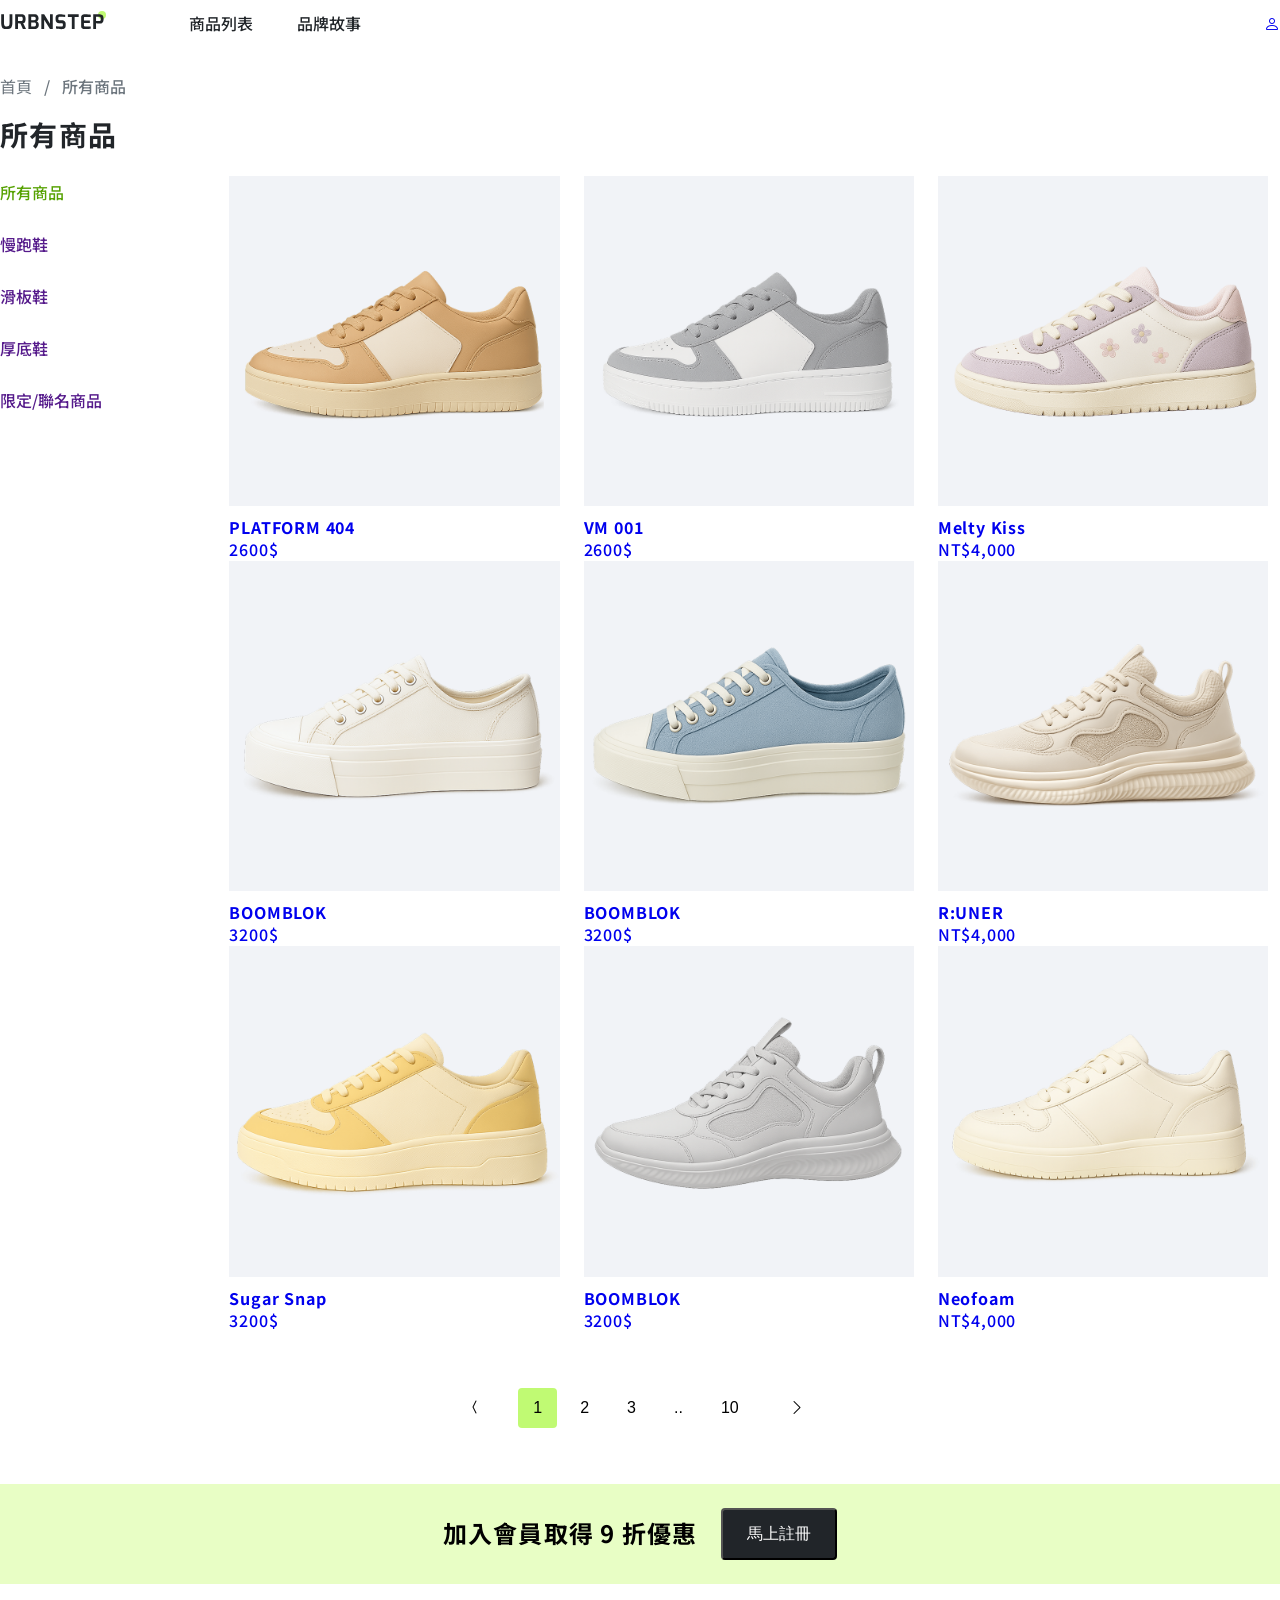
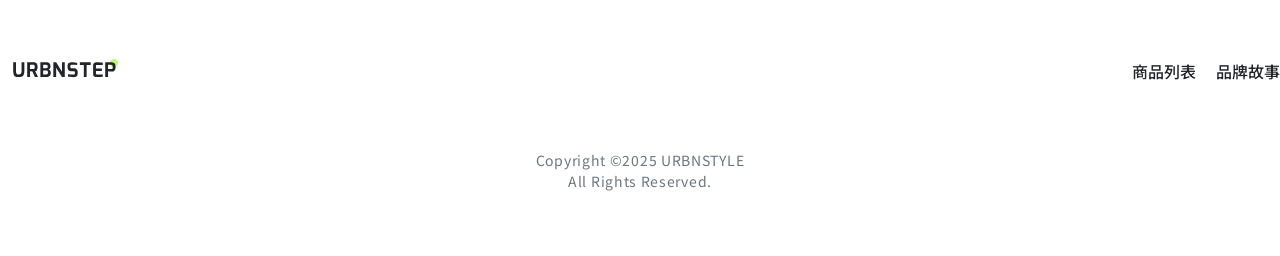
<file: 02/index.html>
<!DOCTYPE html>
<html lang="en">
<head>
    <meta charset="UTF-8">
    <meta name="viewport" content="width=device-width, initial-scale=1.0">
    <link rel="stylesheet" href="https://cdn.jsdelivr.net/npm/bootstrap-icons@1.13.1/font/bootstrap-icons.min.css">
    <link rel="preconnect" href="https://fonts.googleapis.com">
    <link rel="preconnect" href="https://fonts.gstatic.com" crossorigin>
    <link href="https://fonts.googleapis.com/css2?family=Noto+Sans+TC:wght@400;500;700&display=swap" rel="stylesheet">
    <link rel="stylesheet" href="AllStyle.css">
    <link rel="stylesheet" href="Product.css">
    <title>Document</title>
</head>
<body>
    <!-- URbnstep 商品列表 品牌故事 -->
    <nav class="container mb-32">
        <div class="row align-center ">
            <img class="me-60" src="img/logo.svg" alt="Urbnstep Logo">
            <ul class="d-flex gp-20 fw-500">
                <li><a href="index.html" class="px-12 text-primary">商品列表</a></li>
                <li><a href="" class="px-12 text-primary">品牌故事</a></li>
            </ul>
            <a href="#" class="ms-auto p-12"><i class="bi bi-person"></i></a>



        </div>


    </nav>

<!-- 首頁 所有商品 -->
 <nav class="container mb-24">
     <ol class="text-secondary d-flex">
         <li class="breadcrumb-item">首頁</li>
         <li class="breadcrumb-item fw-500">所有商品</li>
     </ol>

 </nav>

 
 <!-- 所有商品 -->
<div class="container mb-24">
            <h3 class="h3 fw-700 text-primary">所有商品</h3>
</div>


<main class="container">
        <!-- 所有商品列表&商品卡片 -->
        <div class="row mb-48">
            <!-- 商品列表 -->
            <div class="col-2 category fw-500">
             <ul>
                <li class="text-highlight">所有商品</li>
                <li><a href="">慢跑鞋</a> </li>
                <li><a href="">滑板鞋</a></li>
                <li><a href="">厚底鞋</a></li>
                <li><a href="">限定/聯名商品</a></li>
             </ul>

            </div>
            <!-- 商品卡片 -->
            <ul class="col-10 d-flex wrap">
                <!-- row1 -->
                <li class="product-item-3">
                    <a class="product-card" href="products.html">
                      <img  src="img/product-1.png" alt="PLATFORM 404">
                      <h6 class="h6 fw-700">PLATFORM 404</h6>
                      <p class="md fw-500">2600$</p>
                    </a>

                
                </li>

                <li class="product-item-3">
                    <a class="product-card" href="products.html">
                        <img src="img/product-2.png" alt="">
                        <h6 class="h6 fw-700">VM 001</h6>
                        <p class="md fw-500">2600$</p>

                    </a>
                    
                </li>

                 <li class="product-item-3">
                    <a class="product-card" href="products.html">
                        <img src="img/product-3.png" alt="">
                        <h6 class="h6 fw-700">Melty Kiss</h6>
                         <p class="md fw-500">NT$4,000</p>

                    </a>
                    

                 </li>
                 
                <!-- row2 -->
                <li class="product-item-3">
                    <a class="product-card" href="products.html">
                        <img  src="img/product-4.png" alt="PLATFORM 404">
                        <h6 class="h6 fw-700">BOOMBLOK</h6>
                        <p class="md fw-500">3200$</p>

                    </a>
                    
                
                </li>

                <li class="product-item-3">
                    <a class="product-card" href="products.html">
                        <img src="img/product-5.png" alt="BOOMBLOK">
                        <h6 class="h6 fw-700">BOOMBLOK</h6>
                        <p class="md fw-500">3200$</p>

                    </a>
                    

                </li>

                 <li class="product-item-3">
                    <a class="product-card" href="products.html">
                        <img src="img/product-6.png" alt="R:UNER">
                        <h6 class="h6 fw-700">R:UNER</h6>
                        <p class="md fw-500">NT$4,000</p>

                    </a>
                    

                 </li>
                 
                 <!-- row3 -->
                <li class="product-item-3">
                    <a class="product-card" href="products.html">

                        <img  src="img/product-7.png" alt="Sugar Snap">
                        <h6 class="h6 fw-700">Sugar Snap</h6>
                        <p class="md fw-500">3200$</p>
                    </a>
                    
                
                </li>

                <li class="product-item-3">
                   <a class="product-card" href="products.html">
                     <img src="img/product-8.png" alt="">
                     <h6 class="h6 fw-700">BOOMBLOK</h6>
                    <p class="md fw-500">3200$</p>
                   </a> 
                    

                </li>

                 <li class="product-item-3">
                   <a class="product-card" href="products.html">
                     <img src="img/product-9.png" alt="Neofoam">
                     <h6 class="h6 fw-700">Neofoam</h6>
                     <p class="md fw-500">NT$4,000</p>
                   </a> 
                    

                 </li>
                 
                 
                
                
            
            

                






            </ul>

        </div>


        <!-- 分頁 -->
        <div class="pagination  wrap ">
            <ul class="d-flex justify-center py-8 fw-400">
                
                <li><button class="btn  me-12"><i class="bi bi-chevron-compact-left"></i></button></li>
                <li><button class="btn active">1</button></li>
                <li><button class="btn">2</button></li>
                <li><button class="btn">3</button></li>
                <li><button class="btn">..</button></li>
                <li><button class="btn  me-12">10</button></li>
                <li><button class="btn"><i class="bi bi-chevron-right"></i></button></li>
                

            </ul>

        </div>







</main>


<section class="sales-banner mt-48 d-flex justify-center py-24 align-center">
    <h4 class="h4 fw-700 me-24">
        加入會員取得 9 折優惠
    </h4>
    <button class=" btn-register fw-500">馬上註冊</button>

</section>

 <footer class="py-64"   >
       <div class="d-flex container align-center  mb-56">
            <img class="me-60" src="img/logo.svg" alt="Urbnstep Logo ">
             <ul class="d-flex gp-20 fw-500 ms-auto">
                <li><a href="index.html" class="py-12 text-primary">商品列表</a></li>
                <li><a href="" class="py-12 text-primary">品牌故事</a></li>
            </ul>  
       </div>
        
       <div class="fw-400 sm text-secondary  container text-align-center" >
           
          <p>Copyright ©2025 URBNSTYLE</p>
          <p>All Rights Reserved.</p>


       </div> 
            



 </footer>


    
</body>
</html>
</file>
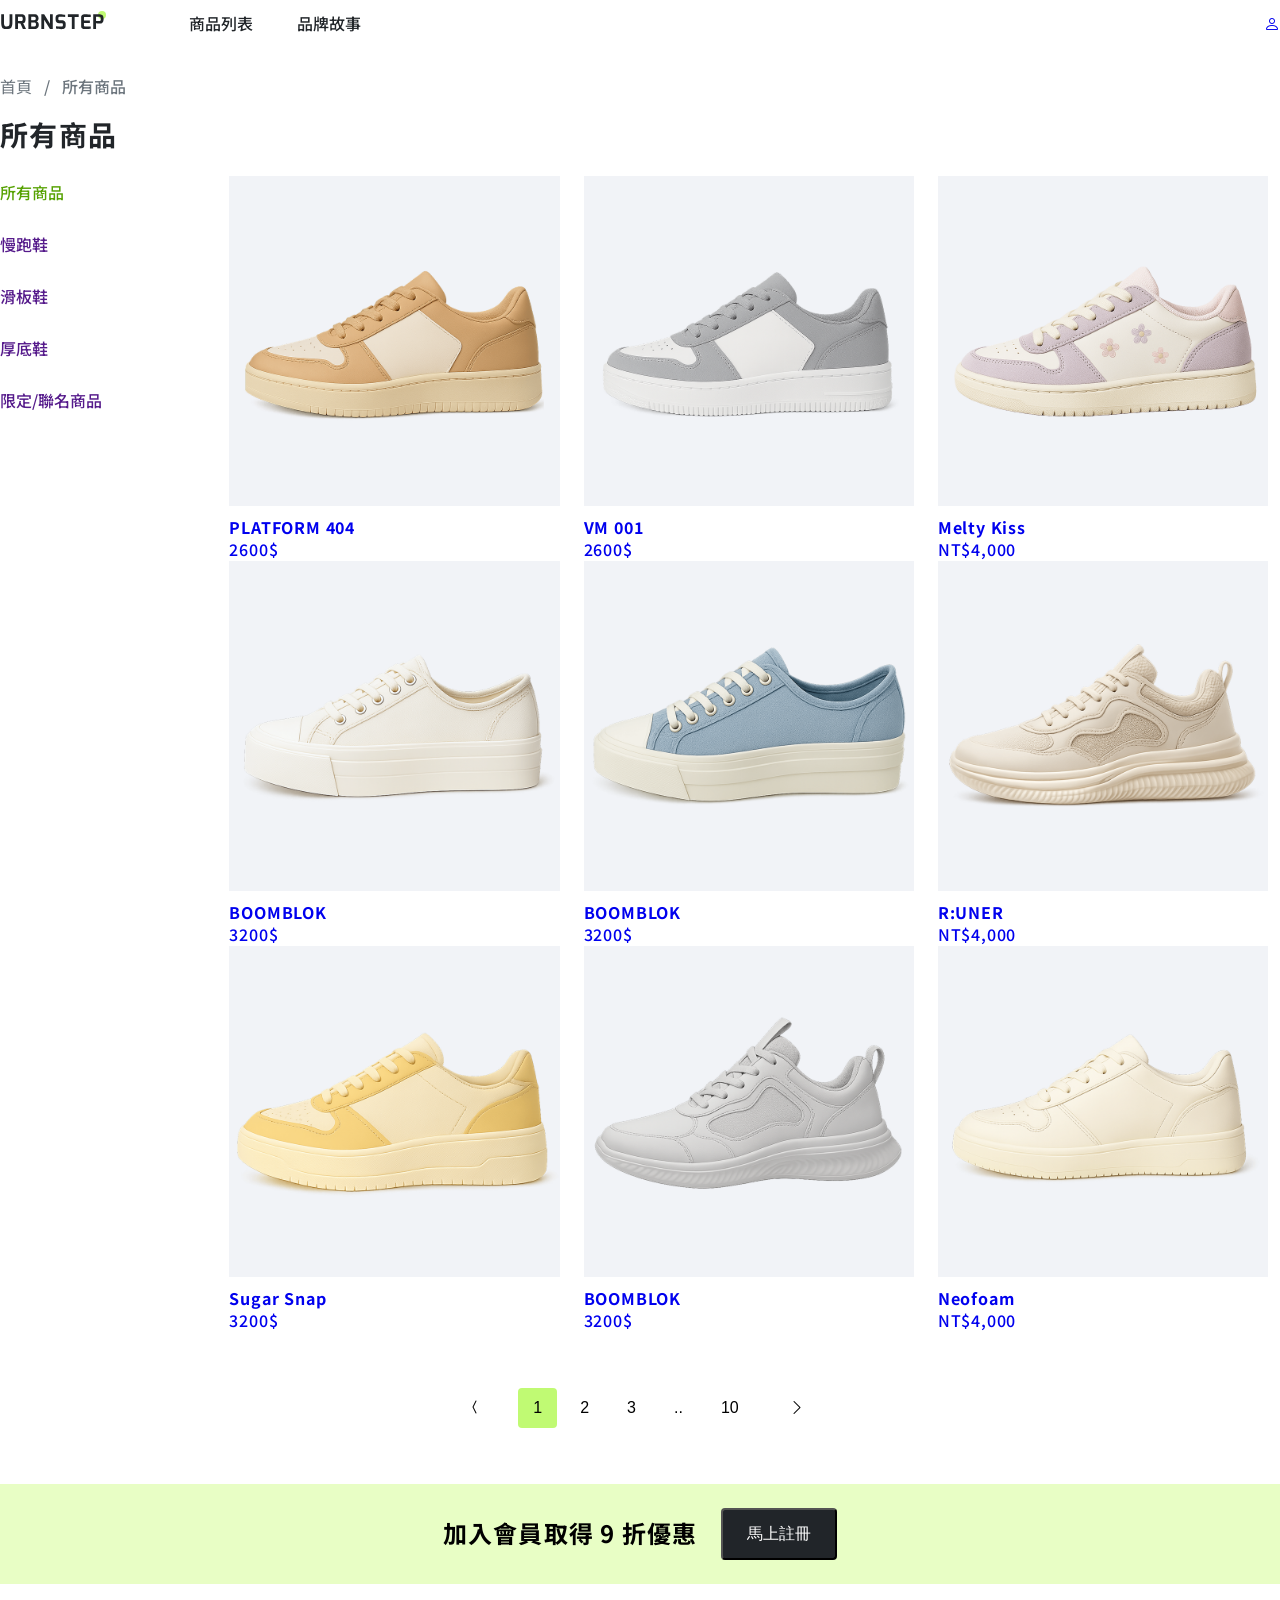
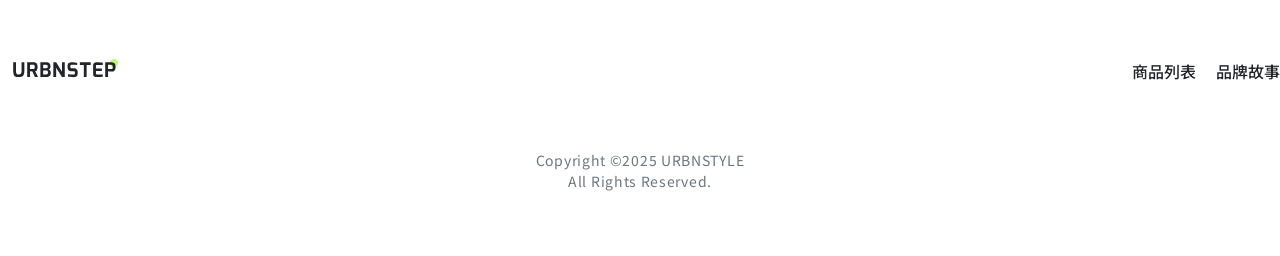
<file: 02/FrontPage.html>
<!DOCTYPE html>
<html lang="en">
<head>
    <meta charset="UTF-8">
    <meta name="viewport" content="width=device-width, initial-scale=1.0">
    <link rel="stylesheet" href="https://cdn.jsdelivr.net/npm/bootstrap-icons@1.13.1/font/bootstrap-icons.min.css">
    <link rel="preconnect" href="https://fonts.googleapis.com">
    <link rel="preconnect" href="https://fonts.gstatic.com" crossorigin>
    <link href="https://fonts.googleapis.com/css2?family=Noto+Sans+TC:wght@400;500;700&display=swap" rel="stylesheet">
    <link rel="stylesheet" href="AllStyle.css">
    <link rel="stylesheet" href="Product.css">
    <title>Document</title>
</head>
<body>
    <!-- URbnstep 商品列表 品牌故事 -->
    <nav class="container mb-32">
        <div class="row align-center ">
            <img class="me-60" src="img/logo.svg" alt="Urbnstep Logo">
            <ul class="d-flex gp-20 fw-500">
                <li><a href="" class="px-12 text-primary">商品列表</a></li>
                <li><a href="" class="px-12 text-primary">品牌故事</a></li>
            </ul>
            <a href="#" class="ms-auto p-12"><i class="bi bi-person"></i></a>



        </div>


    </nav>

<!-- 首頁 所有商品 -->
 <nav class="container mb-24">
     <ol class="text-secondary d-flex">
         <li class="breadcrumb-item">首頁</li>
         <li class="breadcrumb-item fw-500">所有商品</li>
     </ol>

 </nav>

 
 <!-- 所有商品 -->
<div class="container mb-24">
            <h3 class="h3 fw-700 text-primary">所有商品</h3>
</div>


<main class="container">
        <!-- 所有商品列表&商品卡片 -->
        <div class="row mb-48">
            <!-- 商品列表 -->
            <div class="col-2 category fw-500">
             <ul>
                <li class="text-highlight">所有商品</li>
                <li><a href="">慢跑鞋</a> </li>
                <li><a href="">滑板鞋</a></li>
                <li><a href="">厚底鞋</a></li>
                <li><a href="">限定/聯名商品</a></li>
             </ul>

            </div>
            <!-- 商品卡片 -->
            <ul class="col-10 d-flex wrap">
                <!-- row1 -->
                <li class="product-item-3">
                    <a class="product-card" href="#">
                      <img  src="img/product-1.png" alt="PLATFORM 404">
                      <h6 class="h6 fw-700">PLATFORM 404</h6>
                      <p class="md fw-500">2600$</p>
                    </a>

                
                </li>

                <li class="product-item-3">
                    <a class="product-card" href="#">
                        <img src="img/product-2.png" alt="">
                        <h6 class="h6 fw-700">VM 001</h6>
                        <p class="md fw-500">2600$</p>

                    </a>
                    
                </li>

                 <li class="product-item-3">
                    <a class="product-card" href="#">
                        <img src="img/product-3.png" alt="">
                        <h6 class="h6 fw-700">Melty Kiss</h6>
                         <p class="md fw-500">NT$4,000</p>

                    </a>
                    

                 </li>
                 
                <!-- row2 -->
                <li class="product-item-3">
                    <a class="product-card" href="#">
                        <img  src="img/product-4.png" alt="PLATFORM 404">
                        <h6 class="h6 fw-700">BOOMBLOK</h6>
                        <p class="md fw-500">3200$</p>

                    </a>
                    
                
                </li>

                <li class="product-item-3">
                    <a class="product-card" href="#">
                        <img src="img/product-5.png" alt="BOOMBLOK">
                        <h6 class="h6 fw-700">BOOMBLOK</h6>
                        <p class="md fw-500">3200$</p>

                    </a>
                    

                </li>

                 <li class="product-item-3">
                    <a class="product-card" href="#">
                        <img src="img/product-6.png" alt="R:UNER">
                        <h6 class="h6 fw-700">R:UNER</h6>
                        <p class="md fw-500">NT$4,000</p>

                    </a>
                    

                 </li>
                 
                 <!-- row3 -->
                <li class="product-item-3">
                    <a class="product-card" href="#">

                        <img  src="img/product-7.png" alt="Sugar Snap">
                        <h6 class="h6 fw-700">Sugar Snap</h6>
                        <p class="md fw-500">3200$</p>
                    </a>
                    
                
                </li>

                <li class="product-item-3">
                   <a class="product-card" href="#">
                     <img src="img/product-8.png" alt="">
                     <h6 class="h6 fw-700">BOOMBLOK</h6>
                    <p class="md fw-500">3200$</p>
                   </a> 
                    

                </li>

                 <li class="product-item-3">
                   <a class="product-card" href="#">
                     <img src="img/product-9.png" alt="Neofoam">
                     <h6 class="h6 fw-700">Neofoam</h6>
                     <p class="md fw-500">NT$4,000</p>
                   </a> 
                    

                 </li>
                 
                 
                
                
            
            

                






            </ul>

        </div>


        <!-- 分頁 -->
        <div class="pagination  wrap ">
            <ul class="d-flex justify-center py-8 fw-400">
                
                <li><button class="btn  me-12"><i class="bi bi-chevron-compact-left"></i></button></li>
                <li><button class="btn active">1</button></li>
                <li><button class="btn">2</button></li>
                <li><button class="btn">3</button></li>
                <li><button class="btn">..</button></li>
                <li><button class="btn  me-12">10</button></li>
                <li><button class="btn"><i class="bi bi-chevron-right"></i></button></li>
                

            </ul>

        </div>







</main>


<section class="sales-banner mt-48 d-flex justify-center py-24 align-center">
    <h4 class="h4 fw-700 me-24">
        加入會員取得 9 折優惠
    </h4>
    <button class=" btn-register fw-500">馬上註冊</button>

</section>

 <footer class="py-64"   >
       <div class="d-flex container align-center  mb-56">
            <img class="me-60" src="img/logo.svg" alt="Urbnstep Logo ">
             <ul class="d-flex gp-20 fw-500 ms-auto">
                <li><a href="" class="py-12 text-primary">商品列表</a></li>
                <li><a href="" class="py-12 text-primary">品牌故事</a></li>
            </ul>  
       </div>
        
       <div class="fw-400 sm text-secondary  container text-align-center" >
           
          <p>Copyright ©2025 URBNSTYLE</p>
          <p>All Rights Reserved.</p>


       </div> 
            



 </footer>


    
</body>
</html>
</file>
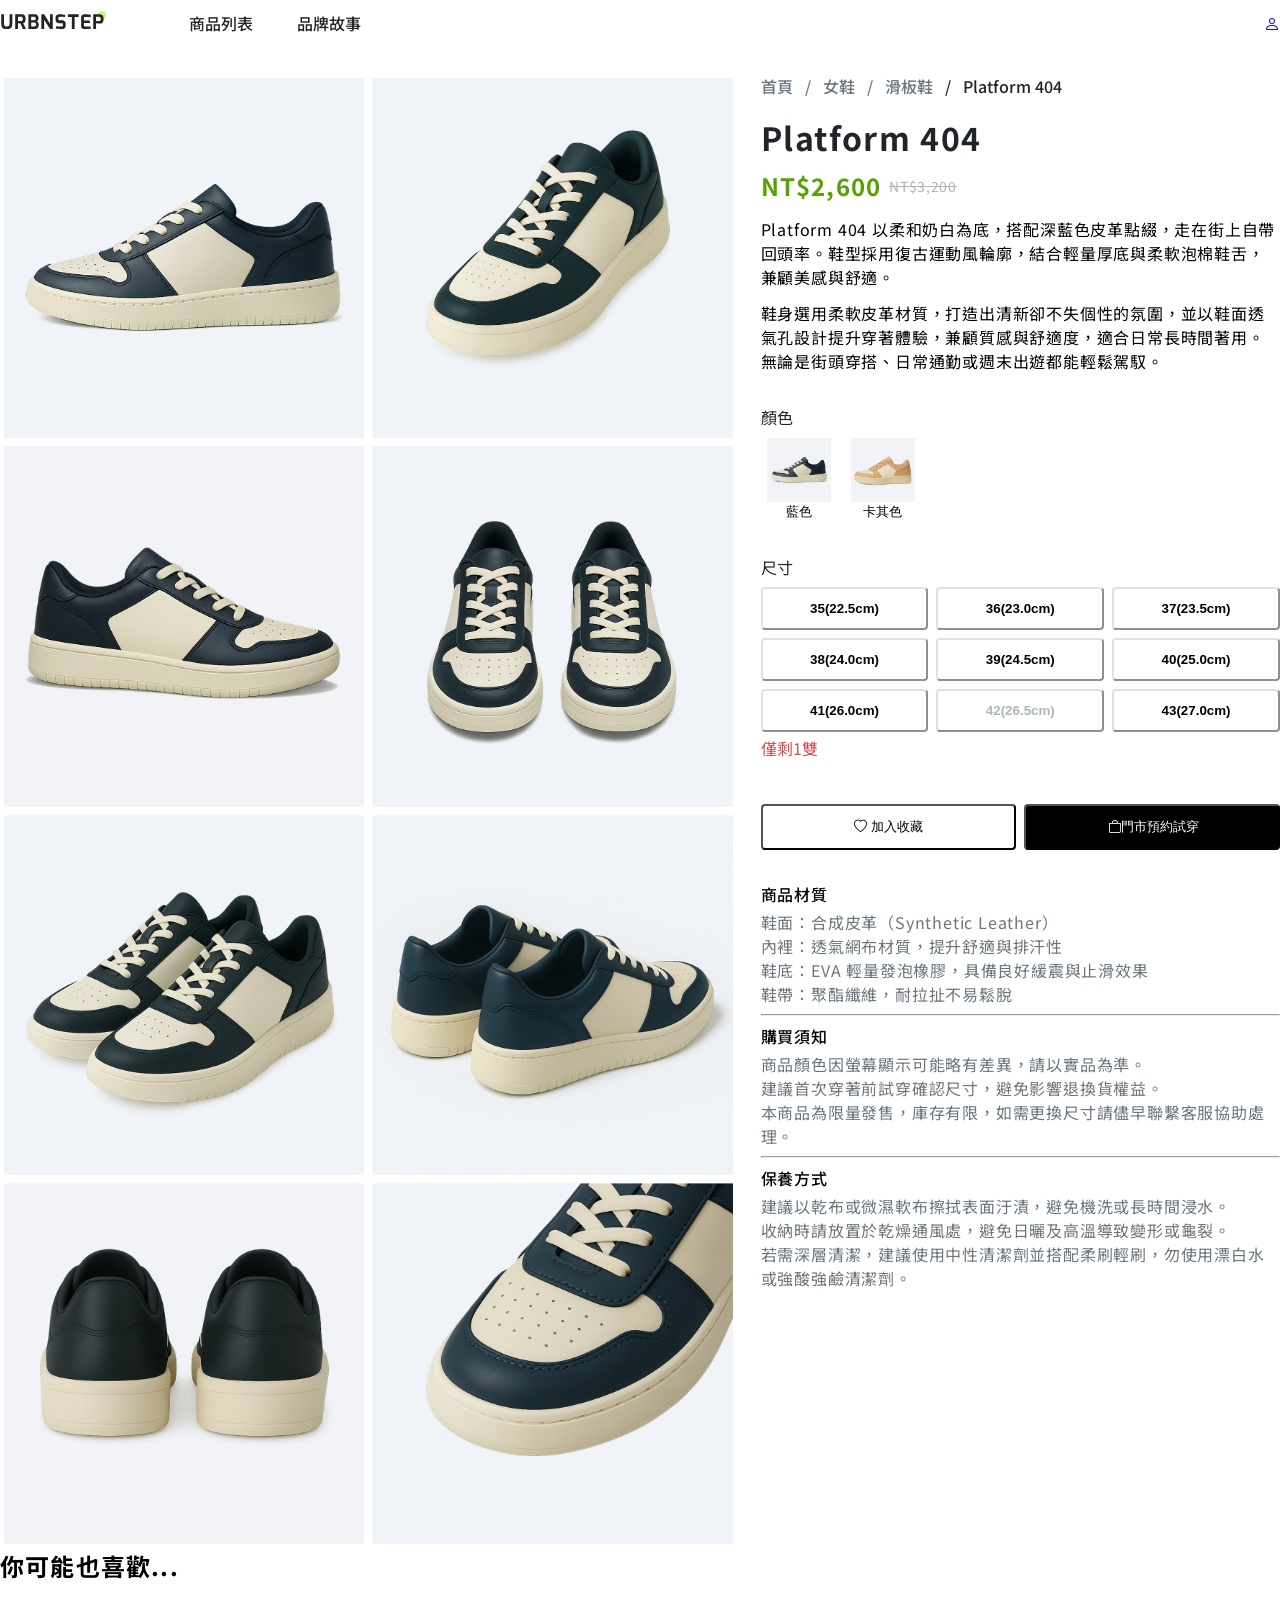
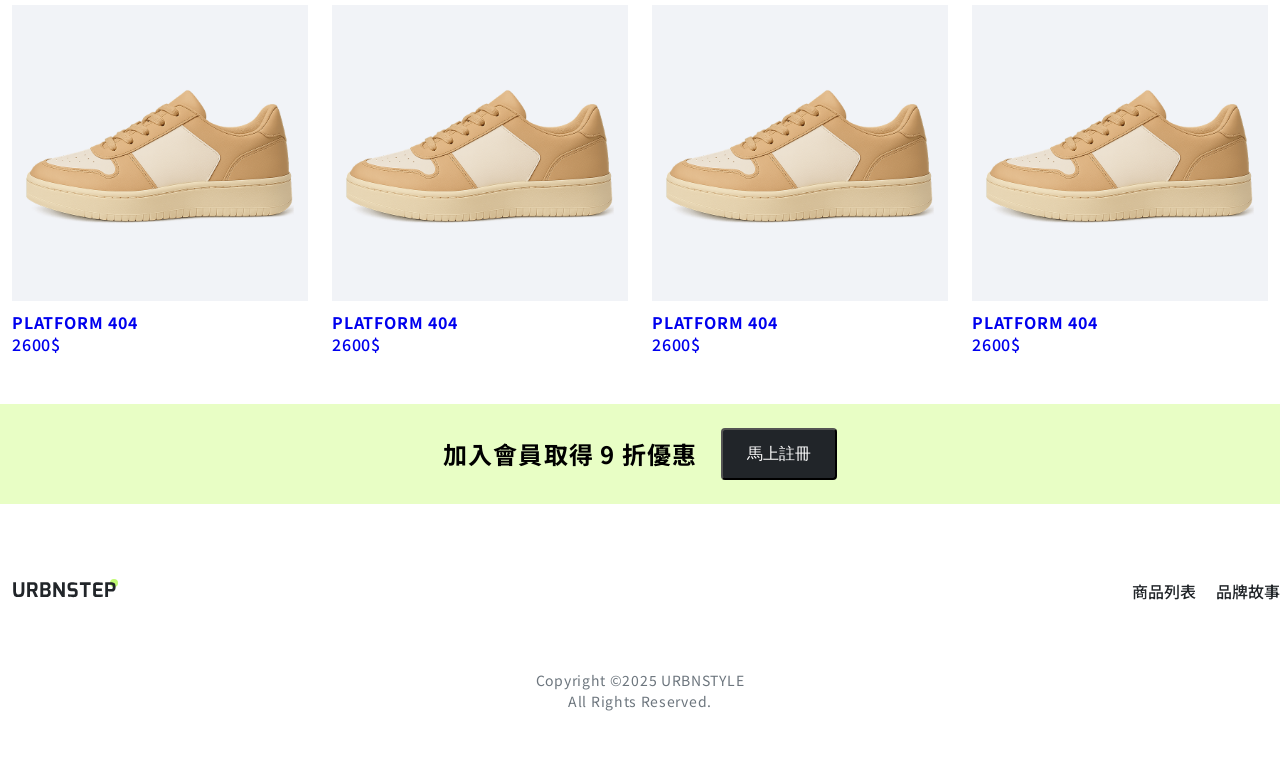
<file: 02/products.html>
<!DOCTYPE html>
<html lang="en">
<head>
    <meta charset="UTF-8">
    <meta name="viewport" content="width=device-width, initial-scale=1.0">
    <link rel="stylesheet" href="https://cdn.jsdelivr.net/npm/bootstrap-icons@1.13.1/font/bootstrap-icons.min.css">
    <link rel="preconnect" href="https://fonts.googleapis.com">
    <link rel="preconnect" href="https://fonts.gstatic.com" crossorigin>
    <link href="https://fonts.googleapis.com/css2?family=Noto+Sans+TC:wght@400;500;700&display=swap" rel="stylesheet">
    <link rel="stylesheet" href="AllStyle.css">
    <link rel="stylesheet" href="Products.css">
    <title>Document</title>
</head>
<body>
    <!-- URbnstep 商品列表 品牌故事 -->
    <nav class="container mb-32">
        <div class="row align-center ">
            <img class="me-60" src="img/logo.svg" alt="Urbnstep Logo">
            <ul class="d-flex gp-20 fw-500">
                <li><a href="index.html" class="px-12 text-primary">商品列表</a></li>
                <li><a href="" class="px-12 text-primary">品牌故事</a></li>
            </ul>
            <a href="#" class="ms-auto p-12"><i class="bi bi-person"></i></a>



        </div>


    </nav>




    <main class="container">
        <div class="row">
            <div class="col-7 ">
                <div class="product-photos d-flex wrap ">
                    <img src="img/image.png" alt="">
                    <img src="img/image-1.png" alt="">
                    <img src="img/image-2.png" alt="">
                    <img src="img/image-3.png" alt="">
                    <img src="img/image-4.png" alt="">
                    <img src="img/image-5.png" alt="">
                    <img src="img/image-6.png" alt="">
                    <img src="img/image-7.png" alt="">
                    
                    
                </div>
               
            </div>


                       
             <div class="col-5 ">
                 <section class="container mb-24 d-flex wrap">
                     <ol class="text-secondary d-flex fw-500">
                           <li class="breadcrumb-item">首頁</li>
                           <li class="breadcrumb-item fw-500">女鞋</li>
                           <li class="breadcrumb-item fw-500">滑板鞋</li>
                           <li class="breadcrumb-item fw-500 text-primary">Platform 404</li>
                           
                     </ol>

                </section>
                  <h2 class="h2 text-primary mb-16 fw-700">
                     Platform 404
                  </h2>
                  <div class="product-price d-flex align-center mb-16 ">
                     <h4 class="h4 text-highlight d-flex me-8  fw-700">NT$2,600</h4>
                     <P class="sm line-through text-muted">NT$3,200</P>


                  </div>

                <section class="description fw-400 md mb-32">
                    <p class="mb-12">Platform 404 以柔和奶白為底，搭配深藍色皮革點綴，走在街上自帶回頭率。鞋型採用復古運動風輪廓，結合輕量厚底與柔軟泡棉鞋舌，兼顧美感與舒適。</p>
                    <P>鞋身選用柔軟皮革材質，打造出清新卻不失個性的氛圍，並以鞋面透氣孔設計提升穿著體驗，兼顧質感與舒適度，適合日常長時間著用。無論是街頭穿搭、日常通勤或週末出遊都能輕鬆駕馭。</P>

                </section>
               
                <div class="label">
                    
                      <!-- 標籤 -->
                    <p class="fw-400 md mb-8 text-primary">顏色</p>
                    <ul class="label-photos d-flex gp-8 text-secondary mb-32">
                        <li>                   
                            <div>
                                 <button class="color-btn">
                                    <img src="img/product.png" alt="藍色">
                                    <p>藍色</p>
                                   </button>
                            </div>    
                        
                        </li>
                        <li>                   
                            <div>
                                <button class="color-btn">
                                    <img src="img/product-1.png" alt="卡其色">
                                   <p>卡其色 </p>
                                 </button>
                            </div>
                         
                        </li>

                    </ul>

                 </div>

                   <!-- 尺寸表 -->

                   
                    <div class="size d-flex wrap fw-500 mb-48 ">
                        <p class="fw-400 md mb-8 text-primary ">尺寸</p>
                        
                        <div class="size-list d-flex wrap mb-8  gp-8">
                            <button class="btn "> 35(22.5cm)</button>
                            <button class="btn  ">36(23.0cm)</button>
                            <button class="btn  ">37(23.5cm)</button>
                            <button class="btn ">38(24.0cm)</button>
                            <button class="btn ">39(24.5cm)</button>
                            <button class="btn ">40(25.0cm)</button>
                            <button class="btn ">41(26.0cm)</button>
                            <button class="btn text-muted">42(26.5cm)</button>
                            <button class="btn ">43(27.0cm)</button>


                        </div>

                        
                        <p class="text-danger300 fw-400">僅剩1雙</p>


                    </div>




                    <div class="btn-wrap d-flex gp-8 mb-32">
                        <button ><i class="bi bi-heart"></i> 加入收藏</button>
                        <button class="black"><i class="bi bi-bag"></i>門市預約試穿</button>



                    </div>


                    <div class="product-description md">
                        <div >
                            <h6 class="fw-500 mb-4">商品材質</h6>
                            <p>鞋面：合成皮革（Synthetic Leather）</p>
                            <p>內裡：透氣網布材質，提升舒適與排汗性</p>
                            <p>鞋底：EVA 輕量發泡橡膠，具備良好緩震與止滑效果</p>
                            <p>鞋帶：聚酯纖維，耐拉扯不易鬆脫</p>
                        </div>
                        <hr class="my-8">
                        <div class="mb-8">
                            <h6 class="fw-500 mb-4">購買須知</h6>
                            <p>商品顏色因螢幕顯示可能略有差異，請以實品為準。</p>
                            <p>建議首次穿著前試穿確認尺寸，避免影響退換貨權益。</p>
                            <p>本商品為限量發售，庫存有限，如需更換尺寸請儘早聯繫客服協助處理。</p>
                            
                            
                        </div>
                        <hr class="my-8">
                        <div class="mb-8">
                            <h6 class="fw-500 mb-4">保養方式</h6>
                            <p>建議以乾布或微濕軟布擦拭表面汙漬，避免機洗或長時間浸水。</p>
                            <p>收納時請放置於乾燥通風處，避免日曬及高溫導致變形或龜裂。</p>
                            <p>若需深層清潔，建議使用中性清潔劑並搭配柔刷輕刷，勿使用漂白水或強酸強鹼清潔劑。</p>
                            
                            
                        </div>


                    </div>

                 



                


              </div>

              <div class="col-12 d-flex wrap">
                  <h4 class="h4 fw-700  width-100 mb-24">你可能也喜歡...</h4>
                   <div class="product-item-4">
                    <a  href="#">
                      <img  class="mb-12" src="img/product-1.png" alt="PLATFORM 404">
                      <h6 class="h6 fw-700">PLATFORM 404</h6>
                      <p class="md fw-500">2600$</p>
                    </a>
                   </div>

                   <div class="product-item-4">
                    <a  href="#">
                      <img  class="mb-12"  src="img/product-1.png" alt="PLATFORM 404">
                      <h6 class="h6 fw-700">PLATFORM 404</h6>
                      <p class="md fw-500">2600$</p>
                    </a>
                   </div>

                   <div class="product-item-4">
                    <a  href="#">
                      <img   class="mb-12" src="img/product-1.png" alt="PLATFORM 404">
                      <h6 class="h6 fw-700">PLATFORM 404</h6>
                      <p class="md fw-500">2600$</p>
                    </a>
                   </div>

                   <div class="product-item-4">
                    <a  href="#">
                      <img  class="mb-12" src="img/product-1.png" alt="PLATFORM 404">
                      <h6 class="h6 fw-700">PLATFORM 404</h6>
                      <p class="md fw-500">2600$</p>
                    </a>
                   </div>
                   



              </div>



        </div>






            

        
        
        





    </main>



<section class="sales-banner mt-48 d-flex justify-center py-24 align-center">
    <h4 class="h4 fw-700 me-24">
        加入會員取得 9 折優惠
    </h4>
    <button class=" btn-register fw-500">馬上註冊</button>

</section>

 <footer class="py-64" >
       <div class="d-flex container align-center  mb-56">
            <img class="me-60" src="img/logo.svg" alt="Urbnstep Logo ">
             <ul class="d-flex gp-20 fw-500 ms-auto">
                <li><a href="index.html" class="py-12 text-primary">商品列表</a></li>
                <li><a href="" class="py-12 text-primary">品牌故事</a></li>
            </ul>  
       </div>
        
       <div class="fw-400 sm text-secondary  container text-align-center" >
           
          <p>Copyright ©2025 URBNSTYLE</p>
          <p>All Rights Reserved.</p>


       </div> 
            



 </footer>


    
</body>
</html>
</file>
<file: 02/AllStyle.css>
/* http://meyerweb.com/eric/tools/css/reset/ 
   v2.0 | 20110126
   License: none (public domain)
*/

html, body, div, span, applet, object, iframe,
h1, h2, h3, h4, h5, h6, p, blockquote, pre,
a, abbr, acronym, address, big, cite, code,
del, dfn, em, img, ins, kbd, q, s, samp,
small, strike, strong, sub, sup, tt, var,
b, u, i, center,
dl, dt, dd, ol, ul, li,
fieldset, form, label, legend,
table, caption, tbody, tfoot, thead, tr, th, td,
article, aside, canvas, details, embed, 
figure, figcaption, footer, header, hgroup, 
menu, nav, output, ruby, section, summary,
time, mark, audio, video {
	margin: 0;
	padding: 0;
	border: 0;
	font-size: 100%;
	font: inherit;
	vertical-align: baseline;
}
/* HTML5 display-role reset for older browsers */
article, aside, details, figcaption, figure, 
footer, header, hgroup, menu, nav, section {
	display: block;
}
body {
	line-height: 1;
}
ol, ul {
	list-style: none;
}
blockquote, q {
	quotes: none;
}
blockquote:before, blockquote:after,
q:before, q:after {
	content: '';
	content: none;
}
table {
	border-collapse: collapse;
	border-spacing: 0;
}




*, *::before, *::after {
  box-sizing: border-box;
}


:root{

--primary-100:#F5FEE7;
--primary-200:#F8FEC5;
--primary-300:#C0FA73;
--primary-400:#57A203;
--primary-500:#477A11;
--Neutral-0:#FFFFFF;
--Neutral-100:#F8F9FA;
--Neutral-200:#E9ECEF;
--Neutral-300:#DEE2E6;
--Neutral-400:#CED4DA;
--Neutral-500:#ADB5BD;
--Neutral-600:#6C757D;
--Neutral-700:#495057;
--Neutral-800:#343A40;
--Neutral-900:#212529;
--Danger-300:#D74F4F;



}

body{
    font-family: "Noto Sans TC", sans-serif;
}

a{
	text-decoration: none;
}


/* 版型對應字體 */

.h2
{
  	line-height: 1.2;
	letter-spacing: 0.05em;
	font-size: 32px;


}



.h3
{
  	line-height: 1.2;
	letter-spacing: 0.05em;
	font-size: 28px;


}


.h4
{
	line-height: 1.2;
	letter-spacing: 0.05em;
	font-size: 24px;

}

.h6
{
	line-height: 1.2;
	letter-spacing: 0.05em;
}

.md

{
	line-height: 1.5;
	letter-spacing: 0.05em;

}


.sm
{
	line-height: 1.5;
	letter-spacing: 0.05em;
	font-size: 14px;
}
/* 版型對應字體 */


/* 字型顏色 */

.text-primary
{
	color:var(--Neutral-900);
}

.text-danger300
{
	color: var(--Danger-300);
}

.text-secondary
{
	color:var(--Neutral-600);

}

.text-muted
{
	color:var(--Neutral-500);
}

.text-highlight
{
	color: var(--primary-400);
}

/* 字型顏色 */

/* 字重 */


.fw-400
{
	font-weight: 400;
}

.fw-500
{
	font-weight: 500;
}
.fw-700
{
	font-weight: 700;
}


/* 字重 */




img
{
	vertical-align: middle;
	max-width: 100%;
	height: auto;
}


/* 通用盒 */

.container
{
	/* background: red; */
	max-width: 1296px;
	margin: 0 auto;
}

.row
{
	/* background: yellow; */
	display:flex;
	flex-wrap: wrap;
	margin:0 -12px;

}


.col-1
{
	/* background: blue; */
	padding: 0 12px;
	width:calc(100%/12);

}


.col-2
{
	/* background: blue; */
	padding: 0 12px;
	width:calc(100%/12*2);

}

.col-5
{
	/* background: rgb(219, 219, 231); */
	padding: 0 12px;
	width:calc(100%/12*5);

}

.width-100
{
 width: 100%;
}

.col-7
{
	/* background: blue; */
	padding: 0 12px;
	width:calc(100%/12*7);

}

.col-10
{
	/* background: blue; */
	padding: 0 12px;
	width:calc(100%/12*10);

}

.col-12
{
	/* background: blue; */
	padding: 0 12px;
	width:calc(100%);
	

}

/* 通用盒 */


/* 工具 */


.d-flex
{
	display: flex;
}


.align-center
{
	align-items: center;
}

.justify-center
{
	justify-content: center;
}


.text-align-center
{
  text-align: center;
}

.line-through
{
	text-decoration: line-through;
}


.wrap
{  
	flex-wrap: wrap;
}



/* 工具 */

/* 工具-位移*/

/* margin */

.ms-auto
{
	margin-left: auto;
}

.mb-4
{
	margin-bottom: 4px;
}

.mb-8
{
	margin-bottom: 8px;
}

.mb-12
{
	margin-bottom: 12px;
}

.mb-16
{
	margin-bottom: 16px;
}

.mb-20
{
	margin-bottom: 20px;
}



.mb-24
{
	margin-bottom: 24px;
}


.mb-32
{
	margin-bottom: 32px;
}

.mb-48
{
	margin-bottom: 48px;
}

.mb-56
{
	margin-bottom: 56px;
}



.mt-48
{
	margin-top: 48px;
}


.me-8
{
	margin-right: 8px;
}

.me-12

{
	margin-right: 12px;
}

.me-24
{
	margin-right: 24px;
}

.me-60
{
	margin-right: 60px;
}

.my-8
{
	margin: 8px 0;
}


/* margin */

/* gap */
.gp-8
{
	gap: 8px;
}


.gp-20
{
	gap: 20px;
}

/* gap */

/* padding */

.px-8
{
	padding: 0 8px;
}

.px-12
{
	padding: 0 12px;
}

.px-24
{
	padding: 0 24px;
}

.px-64
{
	padding: 0 64px;
}

.py-8
{
	padding: 8px 0;
}
.py-12
{
	padding: 12px 0;
}

.py-24
{
	padding: 24px 0;
}

.py-64
{
	padding: 64px 0;
}

.p-8
{
	padding: 8px;
}


.p-12
{
	padding: 12px;

}
/* padding */
/* 工具  位移*/


.breadcrumb-item + .breadcrumb-item::before
{
	content: "/";
	padding: 0 12px;

}

.breadcrumb-item
{
	display: flex;
}


.pagination
{
    /* background: gray; */
}




.pagination li
{
    margin-right: 8px;
}



.pagination button
{	
 border-radius: 4px;
 border:none;
 padding: 8px 15px;	
 cursor: pointer;
 background: none;
 background-color: transparent;
 line-height: 1.5;
 font-size: 16px;

}


.pagination button:hover
{	

 background-color: var(--Neutral-100);

}


.pagination button.active
{	

 background-color: var(--primary-300);

}


.sales-banner
{
    width: 100%;
    height: auto;
    background:#E8FEC5 ;
}




.btn-register
{
 border-radius: 4px;
 padding: 12px 24px;	
 cursor: pointer;
 background: none;
 background-color: var(--Neutral-900);
 line-height: 1.5;
 font-size: 16px;
 color: var(--Neutral-0);
}





.product-item-3

{   
    width: 33.3333333%;
    padding: 0 12px;
    background-color: white;
}


.product-item-4

{   
    width: 25% ;
    padding: 0 12px;
    

}



.product-card
{
    /* background: aqua; */
    text-decoration: none;

}

.product-card img{
    width: 100%;
    height: auto;
    margin-bottom: 12px;
}
</file>
<file: 02/Product.css>
.category
{
 /* background: plum; */
}


.category li{
    margin-bottom:20px;
    padding:8px 0 ;
}

.category a:hover{
    color: #6C757D;
}
</file>
<file: 02/Products.css>
.product-photos{
    background-color: white;
}

.product-photos img
{   padding: 0 4px;
    padding-bottom: 8px;
    width:calc(100%/2);
}


.label img
{ 
   width: 64px;
   height: auto;
}


.color-btn
{
    cursor: pointer;
    font-weight: 500;
    line-height: 1.5;
    border:none;
    background:none;
}



.size .btn
{   
    width: calc((100% - 16px)/3);
    padding: 12px 24px;
    font-weight: 700;
    border-radius: 4px;
    cursor: pointer;
    border-color: #DEE2E6;
    background-color: transparent;
}

.size .btn:hover
{

    border-color: #6C757D;
    background-color: #DEE2E6;
}


.size p{
    width: 100%;

}

.size-list

{
 width: 100%;

}



.btn-wrap button
{
    width: calc((100% - 8px)/2);
    padding: 12px 82px;
    border-radius: 4px;
    cursor: pointer;
    background-color: #ffffff;
    color: black;



    white-space: nowrap;
    
}



.btn-wrap  .black
{
    background-color:black;
    color: white;
  

}

.btn-wrap button:hover
{
      /* background-color: black;
      color: white; */
      filter:invert(1);

}


.product-description p
{
  font-weight: 400;
  color:#6C757D;

}
</file>
